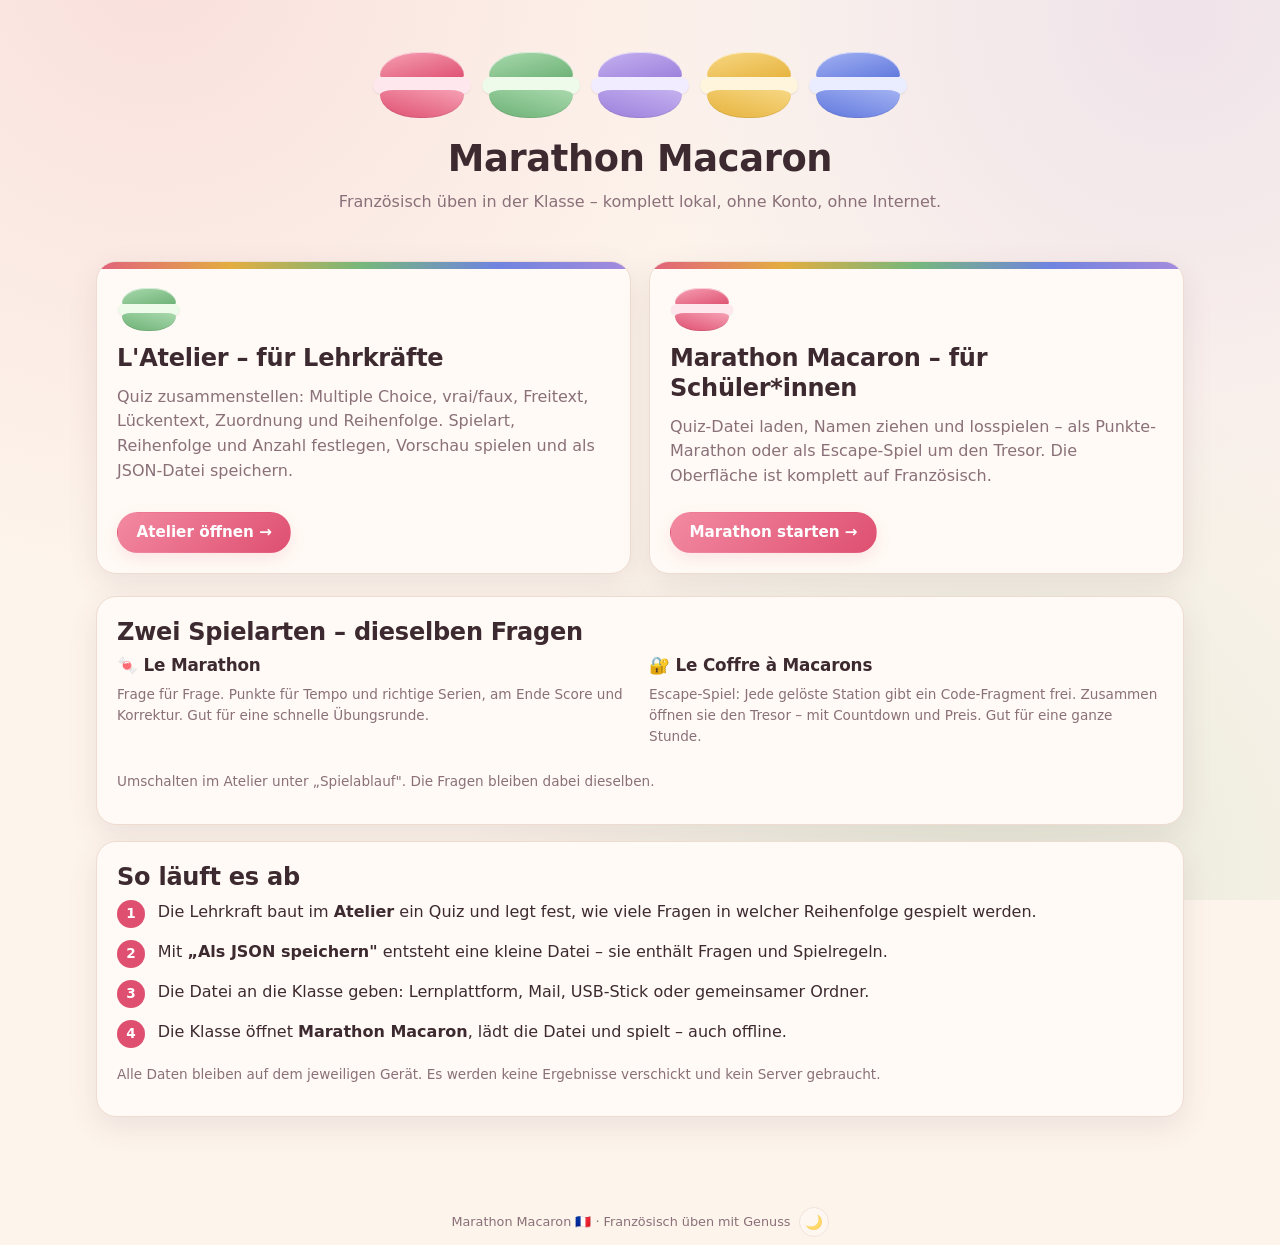
<file: index.html>
<!DOCTYPE html>
<html lang="de">
<head>
  <meta charset="UTF-8">
  <meta name="viewport" content="width=device-width, initial-scale=1.0">
  <title>Marathon Macaron – Französisch-Quiz</title>
  <link rel="icon" href="data:image/svg+xml,%3Csvg xmlns='http://www.w3.org/2000/svg' viewBox='0 0 64 64'%3E%3Cellipse cx='32' cy='23' rx='27' ry='16' fill='%23c5b1f0'/%3E%3Crect x='3' y='27' width='58' height='12' rx='6' fill='%23f1ecff'/%3E%3Cellipse cx='32' cy='43' rx='27' ry='16' fill='%239b7fdb'/%3E%3C/svg%3E">
  <link rel="stylesheet" href="assets/macaron.css">
  <style>
    .hero { text-align: center; padding: 28px 0 10px; }
    .hero .vitrine { display: flex; justify-content: center; gap: 10px; margin-bottom: 18px; flex-wrap: wrap; }
    .portes { display: grid; grid-template-columns: repeat(auto-fit, minmax(280px, 1fr)); gap: 18px; margin-top: 26px; }
    .porte {
      display: flex;
      flex-direction: column;
      gap: 12px;
      text-decoration: none;
      color: inherit;
      transition: transform .15s ease, box-shadow .15s ease;
    }
    .portes .card + .card { margin-top: 0; }
    .porte:hover { transform: translateY(-4px); box-shadow: var(--ombre-forte); }
    .porte h2 { margin: 0; }
    .porte .cta { margin-top: auto; align-self: flex-start; }
    .etapes { counter-reset: etape; list-style: none; padding: 0; margin: 0; display: grid; gap: 12px; }
    .etapes li { counter-increment: etape; display: flex; gap: .8rem; align-items: flex-start; }
    .etapes li::before {
      content: counter(etape);
      flex: none; width: 28px; height: 28px; border-radius: 999px;
      background: var(--framboise); color: #fff; font-weight: 800; font-size: .85rem;
      display: inline-flex; align-items: center; justify-content: center;
    }
  </style>
</head>
<body>
  <div class="page">
    <div class="hero">
      <div class="vitrine" aria-hidden="true">
        <span class="macaron macaron--xl" data-flavor="framboise"><i class="coque-haut"></i><i class="ganache"></i><i class="coque-bas"></i></span>
        <span class="macaron macaron--xl" data-flavor="pistache"><i class="coque-haut"></i><i class="ganache"></i><i class="coque-bas"></i></span>
        <span class="macaron macaron--xl" data-flavor="lavande"><i class="coque-haut"></i><i class="ganache"></i><i class="coque-bas"></i></span>
        <span class="macaron macaron--xl" data-flavor="citron"><i class="coque-haut"></i><i class="ganache"></i><i class="coque-bas"></i></span>
        <span class="macaron macaron--xl" data-flavor="myrtille"><i class="coque-haut"></i><i class="ganache"></i><i class="coque-bas"></i></span>
      </div>
      <h1>Marathon Macaron</h1>
      <p class="muted">Französisch üben in der Klasse – komplett lokal, ohne Konto, ohne Internet.</p>
    </div>

    <div class="portes">
      <a class="card card--ganache porte" href="lehrer.html">
        <span class="macaron macaron--l" data-flavor="pistache" aria-hidden="true"><i class="coque-haut"></i><i class="ganache"></i><i class="coque-bas"></i></span>
        <h2>L'Atelier – für Lehrkräfte</h2>
        <p class="muted">Quiz zusammenstellen: Multiple Choice, vrai/faux, Freitext, Lückentext, Zuordnung und Reihenfolge.
          Spielart, Reihenfolge und Anzahl festlegen, Vorschau spielen und als JSON-Datei speichern.</p>
        <span class="btn cta">Atelier öffnen →</span>
      </a>

      <a class="card card--ganache porte" href="eleve.html">
        <span class="macaron macaron--l" data-flavor="framboise" aria-hidden="true"><i class="coque-haut"></i><i class="ganache"></i><i class="coque-bas"></i></span>
        <h2>Marathon Macaron – für Schüler*innen</h2>
        <p class="muted">Quiz-Datei laden, Namen ziehen und losspielen – als Punkte-Marathon oder als
          Escape-Spiel um den Tresor. Die Oberfläche ist komplett auf Französisch.</p>
        <span class="btn cta">Marathon starten →</span>
      </a>
    </div>

    <div class="card" style="margin-top:22px">
      <h2>Zwei Spielarten – dieselben Fragen</h2>
      <div class="portes" style="margin-top:0">
        <div>
          <h3>🍬 Le Marathon</h3>
          <p class="muted small">Frage für Frage. Punkte für Tempo und richtige Serien, am Ende Score
            und Korrektur. Gut für eine schnelle Übungsrunde.</p>
        </div>
        <div>
          <h3>🔐 Le Coffre à Macarons</h3>
          <p class="muted small">Escape-Spiel: Jede gelöste Station gibt ein Code-Fragment frei.
            Zusammen öffnen sie den Tresor – mit Countdown und Preis. Gut für eine ganze Stunde.</p>
        </div>
      </div>
      <p class="small muted" style="margin-top:.8rem">Umschalten im Atelier unter „Spielablauf". Die Fragen bleiben dabei dieselben.</p>
    </div>

    <div class="card">
      <h2>So läuft es ab</h2>
      <ol class="etapes">
        <li><span>Die Lehrkraft baut im <strong>Atelier</strong> ein Quiz und legt fest, wie viele Fragen in welcher Reihenfolge gespielt werden.</span></li>
        <li><span>Mit <strong>„Als JSON speichern"</strong> entsteht eine kleine Datei – sie enthält Fragen und Spielregeln.</span></li>
        <li><span>Die Datei an die Klasse geben: Lernplattform, Mail, USB-Stick oder gemeinsamer Ordner.</span></li>
        <li><span>Die Klasse öffnet <strong>Marathon Macaron</strong>, lädt die Datei und spielt – auch offline.</span></li>
      </ol>
      <p class="small muted" style="margin-top:1rem">
        Alle Daten bleiben auf dem jeweiligen Gerät. Es werden keine Ergebnisse verschickt und kein Server gebraucht.
      </p>
    </div>
  </div>

  <footer class="app-footer">Marathon Macaron 🇫🇷 · Französisch üben mit Genuss<button type="button" class="theme-btn" id="btnTheme"></button></footer>

  <script src="assets/core.js"></script>
  <script>
    Macaron.theme.init();
    Macaron.parfum.init();

    var btnTheme = document.getElementById('btnTheme');
    function majTheme() {
      btnTheme.textContent = Macaron.theme.icon();
      btnTheme.title = Macaron.theme.title();
      btnTheme.setAttribute('aria-label', Macaron.theme.title());
    }
    btnTheme.addEventListener('click', function () {
      Macaron.theme.toggle();
      majTheme();
    });
    majTheme();
  </script>
</body>
</html>
</file>
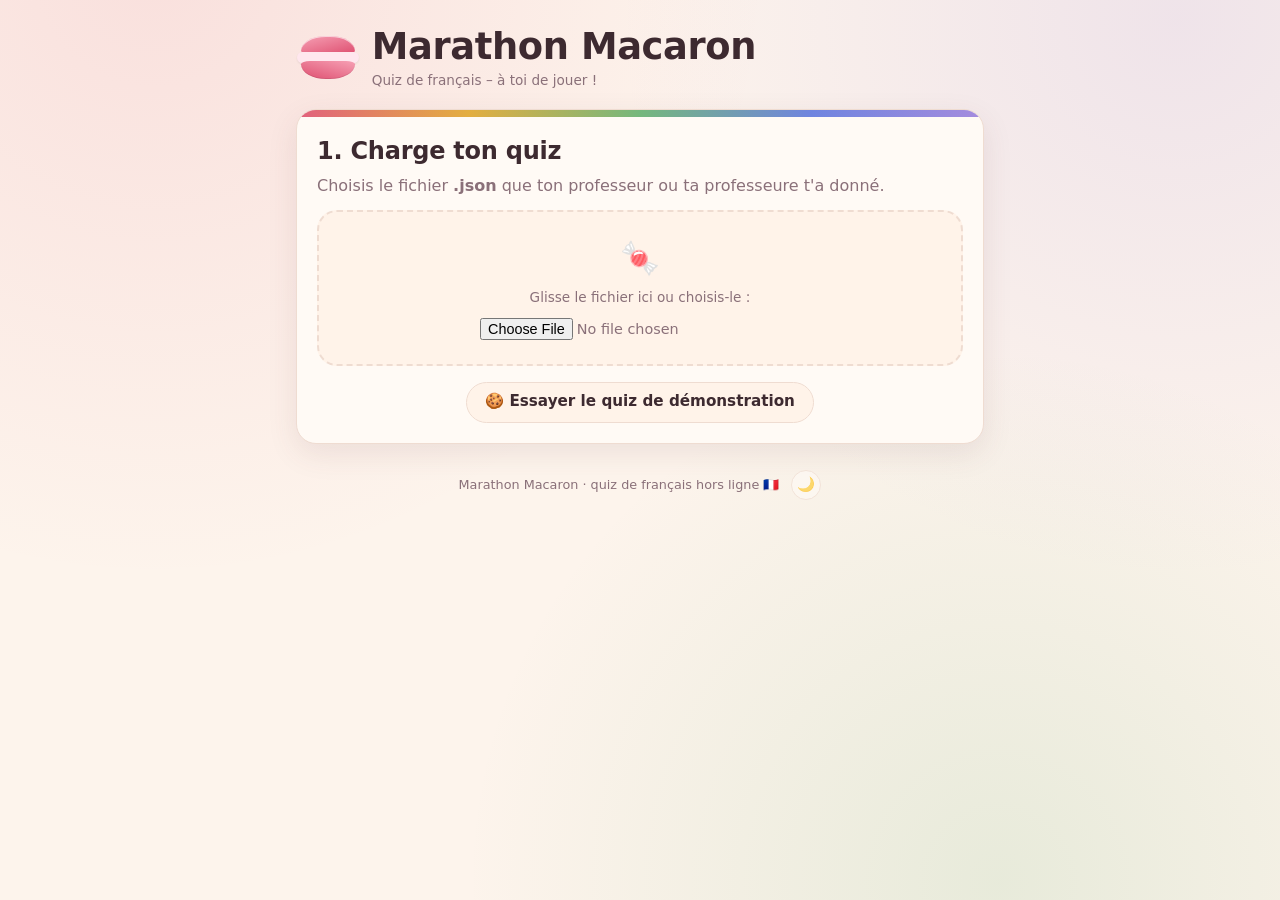
<file: eleve.html>
<!DOCTYPE html>
<html lang="fr">
<head>
  <meta charset="UTF-8">
  <meta name="viewport" content="width=device-width, initial-scale=1.0">
  <title>Marathon Macaron – Quiz de français</title>
  <link rel="icon" href="data:image/svg+xml,%3Csvg xmlns='http://www.w3.org/2000/svg' viewBox='0 0 64 64'%3E%3Cellipse cx='32' cy='23' rx='27' ry='16' fill='%23f6a0b4'/%3E%3Crect x='3' y='27' width='58' height='12' rx='6' fill='%23ffe7ee'/%3E%3Cellipse cx='32' cy='43' rx='27' ry='16' fill='%23de4f70'/%3E%3C/svg%3E">
  <link rel="stylesheet" href="assets/macaron.css">
  <link rel="stylesheet" href="assets/player.css">
  <link rel="stylesheet" href="assets/escape.css">
  <style>
    .dropzone {
      border: 2px dashed var(--bord);
      border-radius: var(--rayon);
      padding: 22px;
      text-align: center;
      background: var(--coque-2);
      transition: border-color .15s ease, background .15s ease;
    }
    .dropzone.survol { border-color: var(--framboise); background: var(--framboise-voile); }
    .dropzone input[type="file"] { margin: 10px auto 0; max-width: 320px; }
    .resume { display: grid; gap: 6px; margin: 0 0 1rem; padding: 0; list-style: none; }
    .resume li { display: flex; gap: .5rem; align-items: baseline; font-size: .92rem; }
    .resume b { font-weight: 700; }
    .intro-histoire {
      padding: .8rem 1rem;
      border-radius: 16px;
      background: var(--lavande-voile);
      font-size: .95rem;
      white-space: pre-wrap;
    }
    .nom-actuel { font-size: 1.5rem; font-weight: 800; color: var(--framboise); }
    .reglages { border-top: 1px solid var(--bord); margin-top: 1rem; padding-top: 1rem; }
    .reglages fieldset { border: none; padding: 0; margin: 0 0 .8rem; }
    .reglages legend { font-weight: 700; font-size: .88rem; padding: 0; margin-bottom: .35rem; }
  </style>
</head>
<body>
  <div class="page page--etroite">
    <div class="topbar">
      <div class="brand">
        <span class="macaron macaron--l" data-flavor="framboise" aria-hidden="true">
          <i class="coque-haut"></i><i class="ganache"></i><i class="coque-bas"></i>
        </span>
        <div>
          <h1>Marathon Macaron</h1>
          <p class="muted small" id="sousTitre">Quiz de français – à toi de jouer !</p>
        </div>
      </div>
    </div>

    <!-- 1. Charger -->
    <section class="card card--ganache" data-ecran="charger">
      <h2>1. Charge ton quiz</h2>
      <p class="muted">Choisis le fichier <strong>.json</strong> que ton professeur ou ta professeure t'a donné.</p>
      <div class="dropzone" id="zoneDepot">
        <div style="font-size:2rem" aria-hidden="true">🍬</div>
        <p class="small muted" style="margin:.2rem 0 0">Glisse le fichier ici ou choisis-le&nbsp;:</p>
        <input type="file" id="fichierQuiz" accept=".json,application/json" aria-label="Fichier du quiz">
      </div>
      <div class="row row--center" style="margin-top:1rem">
        <button type="button" class="btn btn--doux" id="btnDemo">🍪 Essayer le quiz de démonstration</button>
      </div>
    </section>

    <!-- 2. Préparation -->
    <section class="card card--ganache hidden" data-ecran="preparer">
      <h2 id="titreQuiz">Quiz</h2>
      <p class="muted" id="sousTitreQuiz"></p>

      <p class="intro-histoire hidden" id="introQuiz"></p>

      <ul class="resume" id="resumeQuiz"></ul>

      <div class="card" style="box-shadow:none">
        <h3>Ton nom de course</h3>
        <p class="muted small">Un prénom est tiré au sort. Tu peux le changer ou écrire le tien.</p>
        <p class="nom-actuel" id="nomActuel">Camille</p>
        <div class="row">
          <input type="text" id="champNom" maxlength="28" aria-label="Ton nom" placeholder="Ton nom">
          <button type="button" class="btn btn--doux" id="btnTirerNom">🎲 Tirer un autre nom</button>
        </div>
        <p class="small muted hidden" id="meilleurScore"></p>
      </div>

      <div class="reglages hidden" id="reglagesEleve">
        <h3>Tes réglages</h3>
        <p class="muted small">Ton professeur t'autorise à choisir toi-même.</p>

        <fieldset>
          <legend id="legendeOrdre">Ordre des questions</legend>
          <label class="check"><input type="radio" name="ordre" value="sequential"><span>Dans l'ordre du quiz</span></label>
          <label class="check"><input type="radio" name="ordre" value="random"><span>Au hasard 🎲</span></label>
        </fieldset>

        <fieldset>
          <legend id="legendeNombre">Nombre de questions</legend>
          <label class="check"><input type="radio" name="nombre" value="all"><span>Toutes les questions (<span id="totalQuestions">0</span>)</span></label>
          <label class="check">
            <input type="radio" name="nombre" value="fixed">
            <span>Exactement
              <input type="number" class="nombre-mini" id="nombreExact" min="1" value="10" aria-label="Nombre exact de questions">
              questions</span>
          </label>
          <label class="check">
            <input type="radio" name="nombre" value="range">
            <span>Au hasard entre
              <input type="number" class="nombre-mini" id="nombreMin" min="1" value="5" aria-label="Minimum">
              et
              <input type="number" class="nombre-mini" id="nombreMax" min="1" value="10" aria-label="Maximum">
              questions</span>
          </label>
        </fieldset>
      </div>

      <div class="row row--center" style="margin-top:1rem">
        <button type="button" class="btn" id="btnCommencer">🏁 Commencer le marathon</button>
        <button type="button" class="btn btn--doux" id="btnAutreQuiz">Changer de quiz</button>
      </div>
    </section>

    <!-- 3. Jeu -->
    <section class="hidden" data-ecran="jeu">
      <div id="zoneJeu"></div>
      <div class="row row--center" style="margin-top:1rem">
        <button type="button" class="btn btn--doux btn--mini" id="btnAbandonner">Quitter le quiz</button>
      </div>
    </section>

    <footer class="app-footer">
      Marathon Macaron · quiz de français hors ligne 🇫🇷
      <button type="button" class="theme-btn" id="btnTheme"></button>
    </footer>
  </div>

  <script src="assets/core.js"></script>
  <script src="assets/answers.js"></script>
  <script src="assets/player.js"></script>
  <script src="assets/escape.js"></script>
  <script src="assets/demo.js"></script>
  <script src="assets/eleve.js"></script>
</body>
</html>
</file>
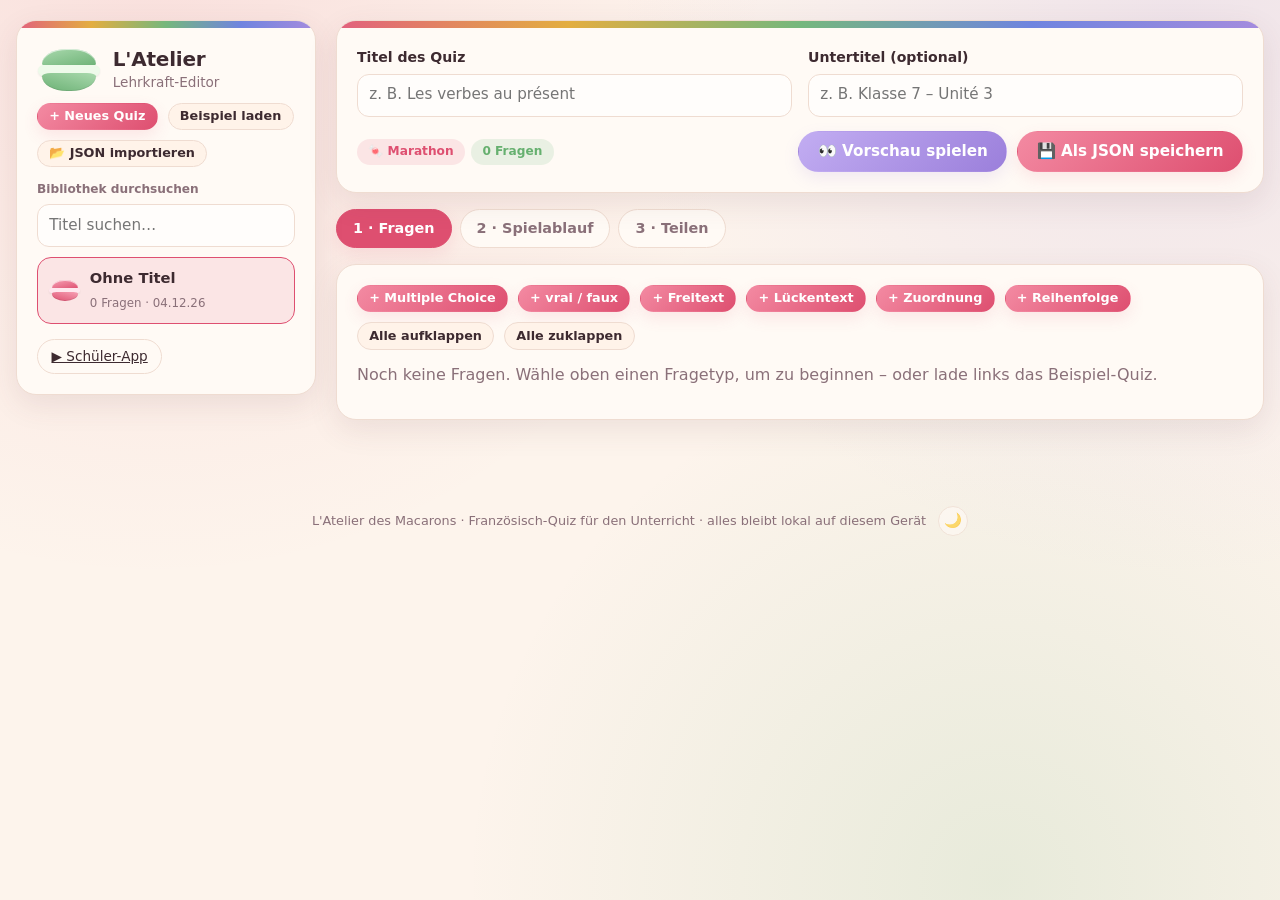
<file: lehrer.html>
<!DOCTYPE html>
<html lang="de">
<head>
  <meta charset="UTF-8">
  <meta name="viewport" content="width=device-width, initial-scale=1.0">
  <title>L'Atelier des Macarons – Lehrkraft-Editor</title>
  <link rel="icon" href="data:image/svg+xml,%3Csvg xmlns='http://www.w3.org/2000/svg' viewBox='0 0 64 64'%3E%3Cellipse cx='32' cy='23' rx='27' ry='16' fill='%23a9d9ad'/%3E%3Crect x='3' y='27' width='58' height='12' rx='6' fill='%23eefaea'/%3E%3Cellipse cx='32' cy='43' rx='27' ry='16' fill='%236cb175'/%3E%3C/svg%3E">
  <link rel="stylesheet" href="assets/macaron.css">
  <link rel="stylesheet" href="assets/player.css">
  <link rel="stylesheet" href="assets/escape.css">
  <link rel="stylesheet" href="assets/atelier.css">
</head>
<body>
  <div class="atelier">
    <!-- Seitenleiste: Bibliothek -->
    <aside class="sidebar">
      <div class="card card--ganache">
        <div class="brand" style="margin-bottom:.6rem">
          <span class="macaron macaron--l" data-flavor="pistache" aria-hidden="true">
            <i class="coque-haut"></i><i class="ganache"></i><i class="coque-bas"></i>
          </span>
          <div>
            <h1 style="font-size:1.25rem">L'Atelier</h1>
            <p class="muted small">Lehrkraft-Editor</p>
          </div>
        </div>

        <div class="row" style="margin-bottom:.6rem">
          <button type="button" class="btn btn--mini" id="btnNeu">+ Neues Quiz</button>
          <button type="button" class="btn btn--doux btn--mini" id="btnBeispiel">Beispiel laden</button>
        </div>
        <div class="row" style="margin-bottom:.8rem">
          <button type="button" class="btn btn--doux btn--mini" id="btnImport">📂 JSON importieren</button>
          <input type="file" id="dateiImport" accept=".json,application/json" class="hidden">
        </div>

        <label for="suche" class="tiny muted">Bibliothek durchsuchen</label>
        <input type="search" id="suche" placeholder="Titel suchen…">
        <div class="biblio" id="biblio"></div>

        <div class="row" style="margin-top:.9rem">
          <a class="theme-toggle" href="eleve.html" target="_blank" rel="noopener">▶ Schüler-App</a>
        </div>
      </div>
    </aside>

    <!-- Hauptbereich -->
    <main>
      <div class="card card--ganache" style="margin-bottom:16px">
        <div class="grid-2">
          <div class="field">
            <label for="titre">Titel des Quiz</label>
            <input type="text" id="titre" placeholder="z. B. Les verbes au présent">
          </div>
          <div class="field">
            <label for="sousTitre">Untertitel (optional)</label>
            <input type="text" id="sousTitre" placeholder="z. B. Klasse 7 – Unité 3">
          </div>
        </div>
        <div class="row row--between">
          <span class="row" style="gap:6px"><span class="pill" id="pillModus">🍬 Marathon</span><span class="pill pill--pistache" id="etatQuiz">0 Fragen</span></span>
          <div class="row">
            <button type="button" class="btn btn--lavande" id="btnApercu">👀 Vorschau spielen</button>
            <button type="button" class="btn" id="btnExport">💾 Als JSON speichern</button>
          </div>
        </div>
      </div>

      <div class="tabs" role="tablist">
        <button type="button" class="tab" role="tab" data-tab="fragen" aria-selected="true">1 · Fragen</button>
        <button type="button" class="tab" role="tab" data-tab="ablauf" aria-selected="false">2 · Spielablauf</button>
        <button type="button" class="tab" role="tab" data-tab="teilen" aria-selected="false">3 · Teilen</button>
      </div>

      <!-- Tab: Fragen -->
      <section data-panel="fragen">
        <div class="card">
          <div class="row row--between" style="margin-bottom:.8rem">
            <div class="row">
              <button type="button" class="btn btn--mini" data-ajouter="mcq">+ Multiple Choice</button>
              <button type="button" class="btn btn--mini" data-ajouter="vf">+ vrai / faux</button>
              <button type="button" class="btn btn--mini" data-ajouter="text">+ Freitext</button>
              <button type="button" class="btn btn--mini" data-ajouter="gap">+ Lückentext</button>
              <button type="button" class="btn btn--mini" data-ajouter="matching">+ Zuordnung</button>
              <button type="button" class="btn btn--mini" data-ajouter="order">+ Reihenfolge</button>
            </div>
            <div class="row">
              <button type="button" class="btn btn--doux btn--mini" id="btnAlleAuf">Alle aufklappen</button>
              <button type="button" class="btn btn--doux btn--mini" id="btnAlleZu">Alle zuklappen</button>
            </div>
          </div>
          <div id="listeFragen"></div>
        </div>
      </section>

      <!-- Tab: Spielablauf -->
      <section data-panel="ablauf" class="hidden">
        <div class="card card--ganache">
          <h2>Spielart</h2>
          <div class="modes">
            <label class="mode-card">
              <input type="radio" name="mode" value="marathon">
              <span>
                <b>🍬 Marathon Macaron</b>
                Frage für Frage, Punkte für Tempo und richtige Serien. Am Ende Score und Korrektur.
              </span>
            </label>
            <label class="mode-card">
              <input type="radio" name="mode" value="escape">
              <span>
                <b>🔐 Le Coffre à Macarons</b>
                Escape-Spiel: Jede gelöste Station gibt ein Code-Fragment frei, zusammen öffnen sie den Tresor.
              </span>
            </label>
          </div>
        </div>

        <div class="card">
          <h2 id="titreDeroulement">Wie läuft das Quiz für die Klasse ab?</h2>
          <p class="muted small">Diese Einstellungen werden in der JSON-Datei mitgespeichert.</p>

          <div class="grid-2">
            <fieldset style="border:none;padding:0;margin:0 0 1rem">
              <legend style="font-weight:700;font-size:.92rem;margin-bottom:.4rem" id="legendeOrdre">Reihenfolge der Fragen</legend>
              <label class="check"><input type="radio" name="order" value="sequential"><span>In der Reihenfolge des Editors</span></label>
              <label class="check"><input type="radio" name="order" value="random"><span>Zufällig mischen 🎲</span></label>

              <div id="blocAuswahl" class="hidden" style="margin-top:.4rem;padding-left:1.6rem">
                <p class="tiny muted" style="margin-bottom:.3rem">Es werden nicht alle Fragen gespielt – welche sollen es sein?</p>
                <label class="check"><input type="radio" name="pick" value="start"><span>Die ersten Fragen der Liste</span></label>
                <label class="check"><input type="radio" name="pick" value="random"><span>Zufällige Auswahl (Reihenfolge bleibt erhalten)</span></label>
              </div>
            </fieldset>

            <fieldset style="border:none;padding:0;margin:0 0 1rem">
              <legend style="font-weight:700;font-size:.92rem;margin-bottom:.4rem" id="legendeAnzahl">Anzahl der Fragen</legend>
              <label class="check"><input type="radio" name="countMode" value="all"><span>Alle Fragen (<span id="anzahlGesamt">0</span>)</span></label>
              <label class="check"><input type="radio" name="countMode" value="fixed">
                <span>Genau <input type="number" class="nombre-mini" id="countFixed" min="1" value="10"> Fragen</span>
              </label>
              <label class="check"><input type="radio" name="countMode" value="range">
                <span>Zufällig zwischen <input type="number" class="nombre-mini" id="countMin" min="1" value="5">
                  und <input type="number" class="nombre-mini" id="countMax" min="1" value="10"> Fragen</span>
              </label>
            </fieldset>
          </div>

          <div class="recette" id="recette">…</div>

          <h3 style="margin-top:1.2rem">Spielregeln</h3>
          <div class="grid-2">
            <div>
              <label class="check"><input type="checkbox" id="shuffleOptions"><span>Antwortoptionen mischen (Multiple Choice)</span></label>
              <label class="check"><input type="checkbox" id="showExplanations"><span>Erklärungen im Feedback zeigen</span></label>
              <label class="check"><input type="checkbox" id="ignoreAccents"><span>Akzente bei Freitext ignorieren (Standard für neue Fragen)</span></label>
              <label class="check"><input type="checkbox" id="allowStudentSettings"><span>Schüler*innen dürfen Reihenfolge und Anzahl selbst wählen</span></label>
            </div>
            <div id="reglesPoints">
              <label class="check"><input type="checkbox" id="allowHints"><span>Indizes (Tipps) erlauben</span></label>
              <label class="check" style="padding-left:1.6rem">
                <span>Punktabzug pro Tipp: <input type="number" class="nombre-mini" id="hintPenalty" min="0" max="200" value="30"></span>
              </label>
              <label class="check"><input type="checkbox" id="speedBonus"><span>Tempo-Bonus (bis +50 Punkte)</span></label>
              <label class="check"><input type="checkbox" id="comboBonus"><span>Serien-Bonus (+40 ab 3 richtigen in Folge)</span></label>
            </div>
          </div>
        </div>

        <!-- Nur im Escape-Modus -->
        <div class="card card--ganache hidden" id="blocEscape">
          <h2>🔐 Der Tresor</h2>

          <div class="field">
            <label for="escIntro">Einstiegstext für die Klasse (auf Französisch)</label>
            <textarea id="escIntro" placeholder="Le chef pâtissier a enfermé sa recette secrète dans le coffre…"></textarea>
            <span class="hint">Erscheint in der Schüler-App vor dem Start.</span>
          </div>

          <div class="grid-2">
            <div class="field">
              <label for="escTime">Zeitlimit in Minuten</label>
              <input type="number" id="escTime" min="0" max="180">
              <span class="hint">0 = ohne Zeitdruck.</span>
            </div>
            <div class="field">
              <label for="escHint">Ein Tipp kostet (Minuten)</label>
              <input type="number" id="escHint" min="0" max="30">
              <span class="hint">Wird vom Countdown abgezogen.</span>
            </div>
          </div>

          <label class="check"><input type="checkbox" id="escLock"><span>Stationen nacheinander freischalten (sonst frei wählbar)</span></label>

          <h3 style="margin-top:1.2rem">Code-Fragmente</h3>
          <p class="muted small">Jede Station gibt beim Lösen ihr Fragment frei. Die Fragmente trägst du bei den Fragen ein – oder lässt sie hier verteilen.</p>
          <div class="row">
            <select id="escStyle" style="max-width:220px">
              <option value="letters">Buchstaben (A, B, C …)</option>
              <option value="digits">Ziffern (0–9)</option>
              <option value="colors">Farben (ROUGE, BLEU …)</option>
              <option value="symbols">Symbole (★, ▲, ● …)</option>
              <option value="macarons">Macaron-Sorten (FRAMBOISE …)</option>
            </select>
            <button type="button" class="btn btn--doux btn--mini" id="btnCodes">🎲 Codes automatisch vergeben</button>
          </div>

          <fieldset style="border:none;padding:0;margin:1rem 0 0">
            <legend style="font-weight:700;font-size:.92rem;margin-bottom:.4rem">Tresorcode</legend>
            <label class="check"><input type="radio" name="finalCodeMode" value="auto"><span>Fragmente der Reihe nach zusammensetzen</span></label>
            <label class="check"><input type="radio" name="finalCodeMode" value="manual">
              <span>Eigener Code: <input type="text" id="escFinal" style="max-width:200px;display:inline-block" placeholder="z. B. MACARON"></span>
            </label>
          </fieldset>
          <div class="recette" id="apercuCode">…</div>

          <h3 style="margin-top:1.2rem">Preis im Tresor</h3>
          <div class="row" style="margin-bottom:.6rem">
            <button type="button" class="tab" data-prix="text" aria-selected="true">Text</button>
            <button type="button" class="tab" data-prix="phrase" aria-selected="false">Satz zum Vorlesen</button>
            <button type="button" class="tab" data-prix="image" aria-selected="false">Bild</button>
          </div>
          <div class="field" data-prixbloc="text">
            <label for="prixText">Nachricht im Tresor</label>
            <input type="text" id="prixText" placeholder="z. B. Vous avez gagné 10 minutes de pause !">
          </div>
          <div class="field hidden" data-prixbloc="phrase">
            <label for="prixPhrase">Satz, den die Klasse laut vorliest</label>
            <input type="text" id="prixPhrase" placeholder="z. B. Nous sommes les champions des macarons !">
          </div>
          <div class="field hidden" data-prixbloc="image">
            <label for="prixImage">Bild auswählen</label>
            <input type="file" id="prixImage" accept="image/*">
            <span class="hint">Das Bild wird in die JSON-Datei eingebettet – bitte klein halten (unter 500 KB).</span>
            <input type="text" id="prixAlt" placeholder="Kurze Bildbeschreibung" style="margin-top:.5rem">
            <div id="prixApercu" style="margin-top:.6rem"></div>
          </div>
        </div>
      </section>

      <!-- Tab: Teilen -->
      <section data-panel="teilen" class="hidden">
        <div class="card">
          <h2>Quiz an die Klasse geben</h2>
          <ol class="etapes">
            <li><span>Quiz hier fertigstellen und mit <strong>„Als JSON speichern"</strong> herunterladen.</span></li>
            <li><span>Die JSON-Datei verteilen – per Mail, Lernplattform, USB-Stick oder gemeinsamem Ordner.</span></li>
            <li><span>Die Klasse öffnet <code>eleve.html</code> (Schüler-App) im Browser.</span></li>
            <li><span>Dort die JSON-Datei laden – und los geht der Marathon.</span></li>
          </ol>
          <div class="row" style="margin-top:1rem">
            <button type="button" class="btn" id="btnExport2">💾 Als JSON speichern</button>
            <button type="button" class="btn btn--doux" id="btnKopieren">📋 JSON kopieren</button>
            <button type="button" class="btn btn--danger btn--mini" id="btnLoeschen">🗑 Dieses Quiz löschen</button>
          </div>
        </div>

        <div class="card">
          <h3>Prüfung</h3>
          <div id="controle"></div>
        </div>

        <div class="card">
          <h3>JSON-Inhalt</h3>
          <p class="muted small">Nur zur Kontrolle – die Datei entsteht beim Speichern automatisch.</p>
          <textarea class="json-brut" id="jsonBrut" readonly spellcheck="false"></textarea>
        </div>
      </section>
    </main>
  </div>

  <footer class="app-footer">
    L'Atelier des Macarons · Französisch-Quiz für den Unterricht · alles bleibt lokal auf diesem Gerät
    <button type="button" class="theme-btn" id="btnTheme"></button>
  </footer>

  <script src="assets/core.js"></script>
  <script src="assets/answers.js"></script>
  <script src="assets/player.js"></script>
  <script src="assets/escape.js"></script>
  <script src="assets/demo.js"></script>
  <script src="assets/lehrer.js"></script>
</body>
</html>
</file>
<file: assets/macaron.css>
/* ==========================================================================
   Marathon Macaron – gemeinsames Design-System
   Ein Macaron besteht aus zwei Schalen (coques) und einer Fuellung (ganache).
   Dieses Motiv zieht sich durch Farben, Karten, Buttons und Fortschritt.
   ========================================================================== */

/* ---------- 1. Farbtoken ---------- */
:root {
  color-scheme: light dark;

  /* Grundflaechen */
  --creme: #fdf4ec;
  --creme-2: #f6e6d8;
  --coque: #fffaf5;
  --coque-2: #fff3e9;
  --encre: #3d2a30;
  --doux: #8a7079;
  --bord: #efdcd1;
  --ombre: 0 10px 30px rgba(94, 54, 66, 0.10);
  --ombre-forte: 0 18px 44px rgba(94, 54, 66, 0.18);

  /* Macaron-Sorten */
  --framboise: #de4f70;
  --framboise-clair: #f38aa2;
  --framboise-voile: rgba(222, 79, 112, 0.12);
  --pistache: #66b06f;
  --pistache-voile: rgba(102, 176, 111, 0.14);
  --lavande: #9b7fdb;
  --lavande-voile: rgba(155, 127, 219, 0.14);
  --citron: #e0a52c;
  --citron-voile: rgba(224, 165, 44, 0.16);
  --myrtille: #5f77dd;
  --myrtille-voile: rgba(95, 119, 221, 0.14);
  --chocolat: #7d5241;

  /* Bedeutungen */
  --juste: var(--pistache);
  --faux: var(--framboise);
  --champ-bg: #fffdfb;

  /* Die Macaron-Sorten – das Easteregg tauscht genau diese Werte aus. */
  --p-framboise: #de4f70;  --p-framboise-clair: #f6a0b4;  --p-framboise-ganache: #ffe7ee;
  --p-pistache:  #6cb175;  --p-pistache-clair:  #a9d9ad;  --p-pistache-ganache:  #eefaea;
  --p-lavande:   #9b7fdb;  --p-lavande-clair:   #c5b1f0;  --p-lavande-ganache:   #f1ecff;
  --p-citron:    #e6b23c;  --p-citron-clair:    #f7d783;  --p-citron-ganache:    #fff5dc;
  --p-myrtille:  #5f77dd;  --p-myrtille-clair:  #a3b2f2;  --p-myrtille-ganache:  #e9edff;
  --p-chocolat:  #8a5a45;  --p-chocolat-clair:  #bd8b72;  --p-chocolat-ganache:  #f6e6da;
  --p-vanille:   #d9c39a;  --p-vanille-clair:   #f0e3c6;  --p-vanille-ganache:   #fffaf0;

  --rayon: 20px;
  --rayon-s: 12px;
  --police: "Avenir Next", "Segoe UI", system-ui, -apple-system, BlinkMacSystemFont, sans-serif;
}

/* Dunkles Schema: Schokoladen-Atelier */
@media (prefers-color-scheme: dark) {
  :root:not([data-theme="light"]) {
    --creme: #1d1418;
    --creme-2: #241a1f;
    --coque: #2a1e23;
    --coque-2: #33242a;
    --encre: #f6e8e2;
    --doux: #b59ca5;
    --bord: #453137;
    --ombre: 0 10px 30px rgba(0, 0, 0, 0.45);
    --ombre-forte: 0 18px 44px rgba(0, 0, 0, 0.6);
    --framboise: #f2718e;
    --framboise-clair: #f9a3b7;
    --framboise-voile: rgba(242, 113, 142, 0.18);
    --pistache: #86cb8e;
    --pistache-voile: rgba(134, 203, 142, 0.18);
    --lavande: #b79ff0;
    --lavande-voile: rgba(183, 159, 240, 0.18);
    --citron: #f0c057;
    --citron-voile: rgba(240, 192, 87, 0.2);
    --myrtille: #8b9df0;
    --myrtille-voile: rgba(139, 157, 240, 0.18);
    --champ-bg: #221a1e;
  }
}
:root[data-theme="dark"] {
  --creme: #1d1418;
  --creme-2: #241a1f;
  --coque: #2a1e23;
  --coque-2: #33242a;
  --encre: #f6e8e2;
  --doux: #b59ca5;
  --bord: #453137;
  --ombre: 0 10px 30px rgba(0, 0, 0, 0.45);
  --ombre-forte: 0 18px 44px rgba(0, 0, 0, 0.6);
  --framboise: #f2718e;
  --framboise-clair: #f9a3b7;
  --framboise-voile: rgba(242, 113, 142, 0.18);
  --pistache: #86cb8e;
  --pistache-voile: rgba(134, 203, 142, 0.18);
  --lavande: #b79ff0;
  --lavande-voile: rgba(183, 159, 240, 0.18);
  --citron: #f0c057;
  --citron-voile: rgba(240, 192, 87, 0.2);
  --myrtille: #8b9df0;
  --myrtille-voile: rgba(139, 157, 240, 0.18);
  --champ-bg: #221a1e;
}

/* ---------- 2. Basis ---------- */
* { box-sizing: border-box; }

html, body { min-height: 100%; }

body {
  margin: 0;
  font-family: var(--police);
  color: var(--encre);
  background:
    radial-gradient(circle at 12% -4%, var(--framboise-voile), transparent 42%),
    radial-gradient(circle at 92% 2%, var(--lavande-voile), transparent 38%),
    radial-gradient(circle at 78% 98%, var(--pistache-voile), transparent 40%),
    var(--creme);
  background-attachment: fixed;
  line-height: 1.55;
  -webkit-text-size-adjust: 100%;
}

h1, h2, h3, h4 { line-height: 1.25; margin: 0 0 0.5rem; letter-spacing: -0.01em; }
h1 { font-size: clamp(1.6rem, 4vw, 2.3rem); }
h2 { font-size: clamp(1.2rem, 2.6vw, 1.5rem); }
h3 { font-size: 1.05rem; }
p { margin: 0 0 0.7rem; }
a { color: var(--framboise); }

.page { max-width: 1120px; margin: 0 auto; padding: 24px 16px 64px; }
.page--etroite { max-width: 720px; }

.muted { color: var(--doux); }
.small { font-size: 0.85rem; }
.tiny { font-size: 0.76rem; }
.center { text-align: center; }
.hidden { display: none !important; }
.stack > * + * { margin-top: 0.75rem; }
.row { display: flex; flex-wrap: wrap; gap: 10px; align-items: center; }
.row--end { justify-content: flex-end; }
.row--between { justify-content: space-between; }
.row--center { justify-content: center; }
.spacer { flex: 1 1 auto; }

/* ---------- 3. Das Macaron ---------- */
.macaron {
  --taille: 34px;
  --m-base: var(--framboise);
  --m-clair: var(--framboise-clair);
  --m-ganache: #ffe9f0;
  position: relative;
  display: inline-block;
  flex: none;
  width: var(--taille);
  height: calc(var(--taille) * 0.78);
  /* Platz fuer die seitlich ueberstehende Fuellung */
  margin-inline: calc(var(--taille) * 0.09);
  vertical-align: middle;
}
.macaron i {
  position: absolute;
  left: 0;
  right: 0;
  display: block;
}
.macaron .coque-haut {
  top: 0;
  height: 42%;
  border-radius: 50% 50% 18% 18% / 90% 90% 20% 20%;
  background: linear-gradient(165deg, var(--m-clair), var(--m-base));
  box-shadow: inset 0 1px 0 rgba(255, 255, 255, 0.6);
}
.macaron .ganache {
  top: 38%;
  height: 26%;
  left: -8%;
  right: -8%;
  border-radius: 999px;
  background: var(--m-ganache);
  box-shadow: 0 1px 2px rgba(0, 0, 0, 0.08);
}
.macaron .coque-bas {
  bottom: 0;
  height: 42%;
  border-radius: 18% 18% 50% 50% / 20% 20% 90% 90%;
  background: linear-gradient(15deg, var(--m-base), var(--m-clair));
  box-shadow: inset 0 -1px 0 rgba(0, 0, 0, 0.08);
}

.macaron[data-flavor="framboise"] { --m-base: var(--p-framboise); --m-clair: var(--p-framboise-clair); --m-ganache: var(--p-framboise-ganache); }
.macaron[data-flavor="pistache"]  { --m-base: var(--p-pistache);  --m-clair: var(--p-pistache-clair);  --m-ganache: var(--p-pistache-ganache); }
.macaron[data-flavor="lavande"]   { --m-base: var(--p-lavande);   --m-clair: var(--p-lavande-clair);   --m-ganache: var(--p-lavande-ganache); }
.macaron[data-flavor="citron"]    { --m-base: var(--p-citron);    --m-clair: var(--p-citron-clair);    --m-ganache: var(--p-citron-ganache); }
.macaron[data-flavor="myrtille"]  { --m-base: var(--p-myrtille);  --m-clair: var(--p-myrtille-clair);  --m-ganache: var(--p-myrtille-ganache); }
.macaron[data-flavor="chocolat"]  { --m-base: var(--p-chocolat);  --m-clair: var(--p-chocolat-clair);  --m-ganache: var(--p-chocolat-ganache); }
.macaron[data-flavor="vanille"]   { --m-base: var(--p-vanille);   --m-clair: var(--p-vanille-clair);   --m-ganache: var(--p-vanille-ganache); }

.macaron--xs { --taille: 18px; }
.macaron--s { --taille: 26px; }
.macaron--l { --taille: 54px; }
.macaron--xl { --taille: 84px; }

/* Zustaende im Fortschrittsbalken */
.macaron--todo { filter: saturate(0.12) opacity(0.5); }
.macaron--rate { filter: saturate(0.3) opacity(0.85); }
.macaron--rate::after {
  content: "";
  position: absolute;
  left: 46%;
  top: 4%;
  width: 8%;
  height: 92%;
  background: rgba(0, 0, 0, 0.28);
  transform: rotate(12deg);
  border-radius: 2px;
}
.macaron--actif { animation: macaron-pouls 1.5s ease-in-out infinite; }
@keyframes macaron-pouls {
  0%, 100% { transform: translateY(0) scale(1); }
  50% { transform: translateY(-3px) scale(1.06); }
}

/* ---------- 4. Karten ---------- */
.card {
  position: relative;
  background: var(--coque);
  border: 1px solid var(--bord);
  border-radius: var(--rayon);
  padding: 20px;
  box-shadow: var(--ombre);
}
.card + .card { margin-top: 16px; }
/* In Rastern sorgt die Rasterlücke für den Abstand – sonst rutscht die
   zweite Karte nach unten und wird dadurch niedriger als die erste. */
.grid-2 .card + .card,
.portes .card + .card { margin-top: 0; }
.card--ganache { padding-top: 26px; overflow: hidden; }
/* Die "Fuellung": ein farbiger Streifen am oberen Kartenrand */
.card--ganache::before {
  content: "";
  position: absolute;
  inset: 0 0 auto 0;
  height: 7px;
  background: linear-gradient(90deg, var(--framboise), var(--citron), var(--pistache), var(--myrtille), var(--lavande));
  opacity: 0.9;
}
.card__title { display: flex; align-items: center; gap: 10px; margin-bottom: 4px; }

/* ---------- 5. Buttons ---------- */
.btn {
  appearance: none;
  border: 1px solid transparent;
  border-radius: 999px;
  padding: 0.6rem 1.15rem;
  font: inherit;
  font-weight: 650;
  font-size: 0.95rem;
  cursor: pointer;
  display: inline-flex;
  align-items: center;
  justify-content: center;
  gap: 0.45rem;
  color: #fff;
  background: linear-gradient(135deg, var(--framboise-clair), var(--framboise));
  box-shadow: 0 6px 16px var(--framboise-voile);
  transition: transform 0.12s ease, box-shadow 0.12s ease, filter 0.12s ease;
  text-decoration: none;
  line-height: 1.3;
}
.btn:hover { transform: translateY(-1px); filter: brightness(1.04); box-shadow: var(--ombre); }
.btn:active { transform: translateY(0); filter: brightness(0.97); }
.btn:focus-visible { outline: 3px solid var(--lavande); outline-offset: 2px; }
.btn[disabled] { opacity: 0.5; cursor: not-allowed; transform: none; filter: none; }

.btn--doux {
  background: var(--coque-2);
  color: var(--encre);
  border-color: var(--bord);
  box-shadow: none;
}
.btn--doux:hover { background: var(--creme-2); }
.btn--pistache { background: linear-gradient(135deg, #9ad3a0, var(--pistache)); box-shadow: 0 6px 16px var(--pistache-voile); }
.btn--lavande { background: linear-gradient(135deg, #c2adf2, var(--lavande)); box-shadow: 0 6px 16px var(--lavande-voile); }
.btn--danger { background: none; color: var(--framboise); border-color: var(--bord); box-shadow: none; }
.btn--danger:hover { background: var(--framboise-voile); }
.btn--mini { padding: 0.28rem 0.7rem; font-size: 0.8rem; }
.btn--bloc { width: 100%; }

.icon-btn {
  appearance: none;
  border: 1px solid var(--bord);
  background: var(--coque-2);
  color: var(--doux);
  border-radius: 999px;
  width: 34px;
  height: 34px;
  display: inline-flex;
  align-items: center;
  justify-content: center;
  cursor: pointer;
  font-size: 0.95rem;
  padding: 0;
  flex: none;
  transition: background 0.12s ease, color 0.12s ease;
}
.icon-btn:hover { background: var(--creme-2); color: var(--encre); }
.icon-btn:focus-visible { outline: 3px solid var(--lavande); outline-offset: 2px; }

/* ---------- 6. Formularfelder ---------- */
label { display: block; font-size: 0.88rem; font-weight: 650; margin-bottom: 0.3rem; }
.field { margin-bottom: 0.9rem; }
.field > .hint { display: block; margin-top: 0.25rem; font-size: 0.78rem; color: var(--doux); }

input[type="text"],
input[type="number"],
input[type="search"],
textarea,
select {
  width: 100%;
  padding: 0.55rem 0.7rem;
  border-radius: var(--rayon-s);
  border: 1.5px solid var(--bord);
  background: var(--champ-bg);
  color: var(--encre);
  font: inherit;
  font-size: 0.95rem;
}
textarea { min-height: 72px; resize: vertical; }
input:focus, textarea:focus, select:focus {
  outline: none;
  border-color: var(--framboise);
  box-shadow: 0 0 0 3px var(--framboise-voile);
}
input[type="file"] {
  width: 100%;
  font: inherit;
  font-size: 0.9rem;
  color: var(--doux);
}
input[type="range"] { width: 100%; accent-color: var(--framboise); }
input[type="checkbox"], input[type="radio"] { accent-color: var(--framboise); width: 1.05rem; height: 1.05rem; }

.check {
  display: flex;
  align-items: flex-start;
  gap: 0.55rem;
  font-weight: 500;
  font-size: 0.92rem;
  margin: 0 0 0.55rem;
  cursor: pointer;
}
.check input { margin-top: 0.2rem; flex: none; }

/* Schmales Zahlenfeld, das mitten im Fliesstext steht */
input.nombre-mini {
  display: inline-block;
  width: 5rem;
  padding: 0.3rem 0.45rem;
}

.grid-2 { display: grid; grid-template-columns: repeat(auto-fit, minmax(210px, 1fr)); gap: 0 16px; }

/* ---------- 7. Pastilles / Badges ---------- */
.pill {
  display: inline-flex;
  align-items: center;
  gap: 0.35rem;
  padding: 0.16rem 0.65rem;
  border-radius: 999px;
  font-size: 0.76rem;
  font-weight: 650;
  background: var(--coque-2);
  border: 1px solid var(--bord);
  color: var(--doux);
  white-space: nowrap;
}
.pill--framboise { background: var(--framboise-voile); color: var(--framboise); border-color: transparent; }
.pill--pistache { background: var(--pistache-voile); color: var(--pistache); border-color: transparent; }
.pill--lavande { background: var(--lavande-voile); color: var(--lavande); border-color: transparent; }
.pill--citron { background: var(--citron-voile); color: var(--citron); border-color: transparent; }
.pill--myrtille { background: var(--myrtille-voile); color: var(--myrtille); border-color: transparent; }

/* ---------- 8. Fortschritt: eine Reihe Macarons ---------- */
.macaron-bar {
  display: flex;
  flex-wrap: wrap;
  gap: 6px;
  align-items: flex-end;
  justify-content: center;
  padding: 4px 0 8px;
}

/* ---------- 9. Modal ---------- */
.modal-backdrop {
  position: fixed;
  inset: 0;
  background: rgba(45, 25, 32, 0.55);
  backdrop-filter: blur(3px);
  display: flex;
  align-items: center;
  justify-content: center;
  padding: 16px;
  z-index: 50;
}
.modal {
  background: var(--coque);
  border: 1px solid var(--bord);
  border-radius: var(--rayon);
  box-shadow: var(--ombre-forte);
  width: min(720px, 100%);
  max-height: min(88vh, 900px);
  overflow: auto;
  padding: 22px;
}
.modal--large { width: min(920px, 100%); }

/* ---------- 10. Toast ---------- */
.toast-zone {
  position: fixed;
  left: 50%;
  bottom: 22px;
  transform: translateX(-50%);
  display: flex;
  flex-direction: column;
  gap: 8px;
  z-index: 80;
  pointer-events: none;
  width: min(420px, calc(100vw - 32px));
}
.toast {
  background: var(--encre);
  color: var(--creme);
  border-radius: 999px;
  padding: 0.6rem 1.1rem;
  font-size: 0.9rem;
  font-weight: 600;
  box-shadow: var(--ombre-forte);
  text-align: center;
  animation: toast-in 0.25s ease;
}
.toast--erreur { background: var(--framboise); color: #fff; }
.toast--ok { background: var(--pistache); color: #12250f; }
@keyframes toast-in {
  from { opacity: 0; transform: translateY(10px); }
  to { opacity: 1; transform: translateY(0); }
}

/* ---------- 11. Kopfzeile ---------- */
.topbar {
  display: flex;
  align-items: center;
  gap: 12px;
  flex-wrap: wrap;
  margin-bottom: 18px;
}
.brand { display: flex; align-items: center; gap: 12px; text-decoration: none; color: inherit; }
.brand h1 { margin: 0; }
.brand p { margin: 0; }

.theme-toggle {
  appearance: none;
  border: 1px solid var(--bord);
  background: var(--coque);
  color: var(--encre);
  border-radius: 999px;
  padding: 0.4rem 0.85rem;
  cursor: pointer;
  font: inherit;
  font-size: 0.85rem;
  display: inline-flex;
  align-items: center;
  gap: 0.4rem;
}
.theme-toggle:hover { background: var(--coque-2); }

/* Bewusst klein und zurückhaltend – gehört in die Fußzeile. */
.theme-btn {
  appearance: none;
  border: 1px solid var(--bord);
  background: var(--coque);
  color: var(--encre);
  border-radius: 999px;
  width: 30px;
  height: 30px;
  padding: 0;
  font-size: 0.9rem;
  line-height: 1;
  cursor: pointer;
  opacity: 0.65;
  vertical-align: middle;
  margin-left: 0.5rem;
  transition: opacity 0.15s ease, background 0.15s ease;
}
.theme-btn:hover { opacity: 1; background: var(--coque-2); }
.theme-btn:focus-visible { outline: 3px solid var(--lavande); outline-offset: 2px; opacity: 1; }

.app-footer {
  text-align: center;
  color: var(--doux);
  font-size: 0.8rem;
  padding: 26px 16px 8px;
}

/* ---------- 12. Bewegung sparsam ---------- */
@media (prefers-reduced-motion: reduce) {
  *, *::before, *::after {
    animation-duration: 0.001ms !important;
    animation-iteration-count: 1 !important;
    transition-duration: 0.001ms !important;
  }
}

/* ---------- 13. Touch-Geräte: groessere Tippflaechen ----------
   Getestet auf Handy- und Tablet-Breiten; am Schreibtisch bleibt es kompakt. */
/* Finger ODER schmales Fenster – nicht jedes Gerät meldet „coarse" zuverlässig. */
@media (pointer: coarse), (max-width: 860px) {
  .btn--mini { padding: .5rem 1rem; font-size: .88rem; }
  .icon-btn { width: 42px; height: 42px; font-size: 1.05rem; }
  .theme-btn { width: 38px; height: 38px; }
  input[type="checkbox"], input[type="radio"] { width: 1.35rem; height: 1.35rem; }
  /* Die ganze Zeile ist die Tippfläche – sie soll bequem zu treffen sein. */
  .check { padding: .45rem 0; gap: .7rem; min-height: 44px; }
  input[type="text"],
  input[type="number"],
  input[type="search"],
  textarea,
  select { padding: .65rem .7rem; }
  input.nombre-mini { width: 4.5rem; padding: .4rem .35rem; }
  .pill { padding: .22rem .7rem; }
}
</file>
<file: assets/player.css>
/* ==========================================================================
   Spiel-Oberflaeche (Schueler-App und Vorschau im Lehrer-Editor)
   ========================================================================== */

.player { max-width: 720px; margin: 0 auto; }

.player__head { margin-bottom: 14px; }
.player__meta {
  display: flex;
  align-items: center;
  gap: 10px;
  flex-wrap: wrap;
  justify-content: space-between;
  font-size: 0.85rem;
  color: var(--doux);
}
.player__score { font-weight: 800; color: var(--framboise); font-variant-numeric: tabular-nums; }

.chrono {
  display: inline-flex;
  align-items: center;
  gap: 0.3rem;
  font-variant-numeric: tabular-nums;
  font-weight: 650;
}
.chrono__jauge {
  width: 64px;
  height: 7px;
  border-radius: 999px;
  background: var(--coque-2);
  border: 1px solid var(--bord);
  overflow: hidden;
}
.chrono__jauge i {
  display: block;
  height: 100%;
  background: linear-gradient(90deg, var(--citron), var(--framboise));
  transition: width 0.2s linear;
}

.question-card { overflow: hidden; }
.question-prompt {
  font-size: clamp(1.05rem, 2.6vw, 1.3rem);
  font-weight: 650;
  margin: 0.3rem 0 1rem;
  white-space: pre-wrap;
}

.options { display: grid; gap: 8px; }
.option {
  display: flex;
  align-items: center;
  gap: 0.6rem;
  width: 100%;
  text-align: left;
  padding: 0.7rem 0.9rem;
  border-radius: 14px;
  border: 1.5px solid var(--bord);
  background: var(--coque-2);
  color: var(--encre);
  font: inherit;
  font-size: 0.98rem;
  cursor: pointer;
  transition: transform 0.1s ease, border-color 0.12s ease, background 0.12s ease;
}
.option:hover:not([disabled]) { border-color: var(--framboise); transform: translateX(2px); }
.option:focus-visible { outline: 3px solid var(--lavande); outline-offset: 2px; }
.option[disabled] { cursor: default; }
.option__key {
  flex: none;
  width: 26px;
  height: 26px;
  border-radius: 999px;
  background: var(--coque);
  border: 1.5px solid var(--bord);
  display: inline-flex;
  align-items: center;
  justify-content: center;
  font-size: 0.8rem;
  font-weight: 800;
  color: var(--doux);
}
.option__text { flex: 1 1 auto; }
.option--juste { border-color: var(--pistache); background: var(--pistache-voile); }
.option--juste .option__key { border-color: var(--pistache); color: var(--pistache); }
.option--rate { border-color: var(--framboise); background: var(--framboise-voile); }
.option--rate .option__key { border-color: var(--framboise); color: var(--framboise); }
.option--pale { opacity: 0.55; }

.vf-row { display: grid; grid-template-columns: 1fr 1fr; gap: 10px; }
.vf-row .option { justify-content: center; font-size: 1.05rem; font-weight: 700; }

.gap-phrase {
  font-size: clamp(1rem, 2.4vw, 1.2rem);
  line-height: 2.4;
  margin-bottom: 0.8rem;
  white-space: pre-wrap;
}
.gap-input {
  display: inline-block;
  width: auto;
  min-width: 7ch;
  max-width: 100%;
  padding: 0.2rem 0.5rem;
  border-radius: 10px;
  border: 1.5px dashed var(--framboise);
  background: var(--champ-bg);
  font: inherit;
  font-size: 0.95em;
  text-align: center;
}
.gap-input--juste { border-style: solid; border-color: var(--pistache); background: var(--pistache-voile); }
.gap-input--rate { border-style: solid; border-color: var(--framboise); background: var(--framboise-voile); }

.text-answer { display: flex; gap: 8px; flex-wrap: wrap; }
.text-answer input { flex: 1 1 220px; }

.hint-box {
  margin-top: 0.8rem;
  padding: 0.65rem 0.85rem;
  border-radius: 14px;
  background: var(--citron-voile);
  border: 1px solid transparent;
  font-size: 0.92rem;
}

.feedback {
  margin-top: 1rem;
  padding: 0.85rem 1rem;
  border-radius: 16px;
  border: 1.5px solid var(--bord);
  background: var(--coque-2);
}
.feedback--juste { border-color: var(--pistache); background: var(--pistache-voile); }
.feedback--rate { border-color: var(--framboise); background: var(--framboise-voile); }
.feedback__title { display: flex; align-items: center; gap: 0.5rem; font-weight: 800; margin-bottom: 0.3rem; }
.feedback__line { margin: 0.15rem 0; font-size: 0.92rem; }
.feedback__points {
  display: inline-flex;
  align-items: center;
  gap: 0.35rem;
  padding: 0.1rem 0.6rem;
  border-radius: 999px;
  background: var(--coque);
  border: 1px solid var(--bord);
  font-weight: 800;
  font-size: 0.82rem;
  font-variant-numeric: tabular-nums;
}

/* Reaktionen */
.fx-juste { animation: pouls-juste 560ms ease-out; }
@keyframes pouls-juste {
  0% { box-shadow: var(--ombre); }
  35% { box-shadow: 0 0 0 10px var(--pistache-voile); }
  100% { box-shadow: var(--ombre); }
}
.fx-rate { animation: secousse 380ms ease-in-out; }
@keyframes secousse {
  0%, 100% { transform: translateX(0); }
  25% { transform: translateX(-6px); }
  50% { transform: translateX(6px); }
  75% { transform: translateX(-3px); }
}

.confetti { position: absolute; inset: 0; pointer-events: none; overflow: hidden; border-radius: var(--rayon); }
.confetti span {
  position: absolute;
  top: -14px;
  width: 10px;
  height: 8px;
  border-radius: 999px 999px 40% 40%;
  animation: tombe 1000ms ease-in forwards;
}
@keyframes tombe {
  0% { transform: translateY(0) rotate(0deg); opacity: 1; }
  100% { transform: translateY(460px) rotate(300deg); opacity: 0; }
}

/* Ergebnis */
.result-score {
  font-size: clamp(2.4rem, 9vw, 3.6rem);
  font-weight: 850;
  line-height: 1;
  color: var(--framboise);
  font-variant-numeric: tabular-nums;
}
.stats-grid {
  display: grid;
  grid-template-columns: repeat(auto-fit, minmax(120px, 1fr));
  gap: 10px;
  margin: 1rem 0;
}
.stat {
  background: var(--coque-2);
  border: 1px solid var(--bord);
  border-radius: 14px;
  padding: 0.7rem;
  text-align: center;
}
.stat b { display: block; font-size: 1.25rem; font-variant-numeric: tabular-nums; }
.stat span { font-size: 0.76rem; color: var(--doux); }

.boite {
  display: flex;
  flex-wrap: wrap;
  gap: 8px;
  justify-content: center;
  padding: 14px;
  border-radius: 18px;
  background: var(--coque-2);
  border: 2px dashed var(--bord);
  margin-bottom: 1rem;
}

.recap { display: grid; gap: 8px; }
.recap__item {
  display: flex;
  gap: 0.7rem;
  padding: 0.6rem 0.8rem;
  border-radius: 14px;
  border: 1px solid var(--bord);
  background: var(--coque-2);
  font-size: 0.9rem;
}
.recap__mark { flex: none; font-weight: 800; }
.recap__item--juste { border-left: 4px solid var(--pistache); }
.recap__item--rate { border-left: 4px solid var(--framboise); }
.recap__q { font-weight: 650; margin-bottom: 0.15rem; }

@media (max-width: 480px) {
  .vf-row { grid-template-columns: 1fr; }
  .player__meta { font-size: 0.8rem; }
}

/* ---------- Zuordnung (associations) ---------- */
.consigne { font-size: .85rem; color: var(--doux); margin: 0 0 .6rem; }

.appariement {
  display: grid;
  grid-template-columns: 1fr 1fr;
  gap: 10px;
  align-items: start;
}
.appariement__col { display: grid; gap: 8px; align-content: start; }

.lien {
  --teinte: var(--bord);
  display: flex;
  align-items: center;
  gap: .55rem;
  width: 100%;
  text-align: left;
  padding: .6rem .7rem;
  border-radius: 14px;
  border: 1.5px solid var(--bord);
  background: var(--coque-2);
  color: var(--encre);
  font: inherit;
  font-size: .92rem;
  cursor: pointer;
  transition: border-color .12s ease, background .12s ease, transform .1s ease;
}
.lien:hover:not([disabled]) { border-color: var(--framboise); }
.lien:focus-visible { outline: 3px solid var(--lavande); outline-offset: 2px; }
.lien[disabled] { cursor: default; }
.lien__puce {
  flex: none;
  width: 24px;
  height: 24px;
  border-radius: 999px;
  border: 1.5px dashed var(--bord);
  display: inline-flex;
  align-items: center;
  justify-content: center;
  font-size: .78rem;
  font-weight: 800;
  color: #fff;
}
.lien__texte { flex: 1 1 auto; min-width: 0; }
.lien--actif {
  border-color: var(--framboise);
  background: var(--framboise-voile);
  transform: translateX(2px);
}
.lien--lie { border-color: var(--teinte); }
.lien--lie .lien__puce { background: var(--teinte); border-style: solid; border-color: var(--teinte); }
.lien--juste { border-color: var(--pistache); background: var(--pistache-voile); }
.lien--rate { border-color: var(--framboise); background: var(--framboise-voile); }
.lien__solution {
  flex-basis: 100%;
  font-size: .8rem;
  color: var(--doux);
  margin-top: .2rem;
}

/* ---------- Reihenfolge (remettre dans l'ordre) ---------- */
.classement { list-style: none; margin: 0; padding: 0; display: grid; gap: 8px; counter-reset: rang; }
.classement__item {
  display: flex;
  align-items: center;
  gap: .6rem;
  padding: .55rem .7rem;
  border-radius: 14px;
  border: 1.5px solid var(--bord);
  background: var(--coque-2);
  font-size: .95rem;
}
.classement__item:not(.fige) { cursor: grab; }
.classement__item.glisse { opacity: .45; }
.classement__item--juste { border-color: var(--pistache); background: var(--pistache-voile); }
.classement__item--rate { border-color: var(--framboise); background: var(--framboise-voile); }
.classement__rang {
  flex: none;
  width: 26px;
  height: 26px;
  border-radius: 999px;
  background: var(--framboise);
  color: #fff;
  font-weight: 800;
  font-size: .8rem;
  display: inline-flex;
  align-items: center;
  justify-content: center;
}
.classement__texte { flex: 1 1 auto; min-width: 0; }
.classement__fleches { display: flex; gap: 6px; flex: none; }
.classement__fleches .icon-btn {
  width: 34px;
  height: 34px;
  background: var(--coque);
  border-color: var(--framboise);
  color: var(--framboise);
  font-size: 1rem;
}
.classement__fleches .icon-btn:hover { background: var(--framboise-voile); }

@media (max-width: 520px) {
  .appariement { gap: 7px; }
  .lien { padding: .55rem .5rem; font-size: .85rem; gap: .4rem; }
  .lien__puce { width: 21px; height: 21px; font-size: .72rem; }
  /* Viele kurze Fragen ergeben sonst drei Reihen Macarons über der Frage. */
  .macaron-bar .macaron { --taille: 20px; }
}

/* Finger ODER schmales Fenster: alles Bedienbare bekommt mehr Fläche. */
@media (pointer: coarse), (max-width: 860px) {
  .option { padding: .8rem .9rem; }
  .lien { padding: .75rem .7rem; }
  .classement__item { padding: .7rem; }
  .classement__fleches .icon-btn { width: 42px; height: 42px; font-size: 1.1rem; }
  .gap-input { padding: .35rem .5rem; }
}
</file>
<file: assets/escape.css>
/* ==========================================================================
   Le Coffre à Macarons – Escape-Modus
   Stationen ("salles"), Code-Fragmente, Countdown und der Tresor.
   ========================================================================== */

.coffre { max-width: 760px; margin: 0 auto; }

.coffre__barre {
  display: flex;
  align-items: center;
  gap: 10px;
  flex-wrap: wrap;
  justify-content: space-between;
  padding: .6rem .8rem;
  border-radius: 999px;
  background: var(--coque);
  border: 1px solid var(--bord);
  box-shadow: var(--ombre);
  margin-bottom: 14px;
}

.chrono-grand {
  display: inline-flex;
  align-items: center;
  gap: .4rem;
  font-size: 1.25rem;
  font-weight: 850;
  font-variant-numeric: tabular-nums;
  color: var(--encre);
}
.chrono-grand--presse { color: var(--framboise); animation: battement 1s ease-in-out infinite; }
@keyframes battement {
  0%, 100% { transform: scale(1); }
  50% { transform: scale(1.06); }
}

/* Die gesammelten Code-Teile */
.code-bande {
  display: flex;
  flex-wrap: wrap;
  gap: 6px;
  justify-content: center;
  padding: .7rem;
  border-radius: 16px;
  background: var(--coque-2);
  border: 2px dashed var(--bord);
  margin-bottom: 14px;
}
.code-case {
  min-width: 42px;
  padding: .35rem .6rem;
  border-radius: 10px;
  background: var(--coque);
  border: 1.5px solid var(--bord);
  text-align: center;
  font-weight: 800;
  font-size: .95rem;
  letter-spacing: .04em;
  color: var(--doux);
}
.code-case--trouve {
  border-color: var(--pistache);
  background: var(--pistache-voile);
  color: var(--encre);
  animation: revele .45s ease-out;
}
@keyframes revele {
  0% { transform: rotateX(90deg) scale(.8); opacity: 0; }
  100% { transform: rotateX(0) scale(1); opacity: 1; }
}

/* Die Stationen */
.salles {
  display: grid;
  grid-template-columns: repeat(auto-fill, minmax(190px, 1fr));
  gap: 10px;
  margin-bottom: 16px;
}
.salle {
  display: flex;
  flex-direction: column;
  align-items: flex-start;
  gap: .35rem;
  text-align: left;
  padding: .8rem .85rem;
  border-radius: 18px;
  border: 1.5px solid var(--bord);
  background: var(--coque);
  color: var(--encre);
  font: inherit;
  cursor: pointer;
  box-shadow: var(--ombre);
  transition: transform .12s ease, border-color .12s ease;
}
.salle:hover:not([disabled]) { transform: translateY(-2px); border-color: var(--framboise); }
.salle:focus-visible { outline: 3px solid var(--lavande); outline-offset: 2px; }
.salle[disabled] { cursor: not-allowed; opacity: .6; box-shadow: none; }
.salle__tete { display: flex; align-items: center; gap: .5rem; width: 100%; }
.salle__num {
  flex: none;
  width: 26px; height: 26px;
  border-radius: 999px;
  background: var(--coque-2);
  border: 1.5px solid var(--bord);
  display: inline-flex; align-items: center; justify-content: center;
  font-size: .78rem; font-weight: 800; color: var(--doux);
}
.salle__titre { font-weight: 650; font-size: .93rem; }
.salle__type { font-size: .76rem; color: var(--doux); }
.salle--ouverte { border-color: var(--framboise); }
.salle--ouverte .salle__num { background: var(--framboise); color: #fff; border-color: var(--framboise); }
.salle--resolue { border-color: var(--pistache); background: var(--pistache-voile); }
.salle--resolue .salle__num { background: var(--pistache); color: #12250f; border-color: var(--pistache); }
.salle__gain {
  align-self: stretch;
  margin-top: .2rem;
  padding: .25rem .5rem;
  border-radius: 8px;
  background: var(--coque);
  border: 1px solid var(--pistache);
  font-weight: 800;
  font-size: .85rem;
  text-align: center;
  letter-spacing: .05em;
}

/* Der Tresor */
.tresor { text-align: center; }
.tresor__porte {
  font-size: 3rem;
  line-height: 1;
  margin-bottom: .4rem;
}
.code-entree {
  display: flex;
  gap: 8px;
  justify-content: center;
  flex-wrap: wrap;
  margin-top: .7rem;
}
.code-entree input {
  max-width: 260px;
  text-align: center;
  font-weight: 800;
  font-size: 1.1rem;
  letter-spacing: .12em;
  text-transform: uppercase;
}
.tresor--refus { animation: secousse 380ms ease-in-out; }

.gain {
  border-radius: 18px;
  border: 2px solid var(--citron);
  background: var(--citron-voile);
  padding: 1.1rem;
  text-align: center;
  margin: 1rem 0;
}
.gain img { max-width: 100%; border-radius: 12px; }
.gain__phrase {
  font-size: 1.25rem;
  font-weight: 700;
  font-style: italic;
}

.station__gain {
  margin-top: .8rem;
  padding: .8rem;
  border-radius: 16px;
  background: var(--pistache-voile);
  border: 1.5px solid var(--pistache);
  text-align: center;
}
.station__gain b {
  display: block;
  font-size: 1.6rem;
  letter-spacing: .12em;
  margin-top: .2rem;
}

.prof-panneau {
  margin-top: .8rem;
  padding: .8rem;
  border-radius: 16px;
  background: var(--lavande-voile);
  border: 1.5px solid transparent;
}

@media (max-width: 480px) {
  .salles { grid-template-columns: 1fr; }
  .coffre__barre { justify-content: center; }
}
</file>
<file: assets/atelier.css>
/* ==========================================================================
   L'Atelier des Macarons – Oberflaeche des Lehrer-Editors
   ========================================================================== */

.atelier {
  display: grid;
  grid-template-columns: 300px minmax(0, 1fr);
  gap: 20px;
  align-items: start;
  max-width: 1280px;
  margin: 0 auto;
  padding: 20px 16px 60px;
}
@media (max-width: 900px) {
  .atelier { grid-template-columns: minmax(0, 1fr); }
}

.sidebar { position: sticky; top: 16px; }
@media (max-width: 900px) {
  .sidebar { position: static; }
}

.biblio { display: grid; gap: 8px; max-height: 46vh; overflow: auto; margin-top: 10px; }
.biblio__item {
  display: flex;
  align-items: center;
  gap: 10px;
  width: 100%;
  text-align: left;
  padding: 0.55rem 0.7rem;
  border-radius: 14px;
  border: 1.5px solid var(--bord);
  background: var(--coque-2);
  color: var(--encre);
  font: inherit;
  cursor: pointer;
}
.biblio__item:hover { border-color: var(--framboise); }
.biblio__item[aria-current="true"] {
  border-color: var(--framboise);
  background: var(--framboise-voile);
}
.biblio__titre { font-weight: 650; font-size: 0.92rem; display: block; }
.biblio__meta { font-size: 0.74rem; color: var(--doux); }

.tabs { display: flex; gap: 8px; flex-wrap: wrap; margin-bottom: 16px; }
.tab {
  appearance: none;
  border: 1.5px solid var(--bord);
  background: var(--coque);
  color: var(--doux);
  border-radius: 999px;
  padding: 0.45rem 1rem;
  font: inherit;
  font-weight: 650;
  font-size: 0.9rem;
  cursor: pointer;
}
.tab[aria-selected="true"] {
  background: var(--framboise);
  border-color: var(--framboise);
  color: #fff;
  box-shadow: 0 6px 16px var(--framboise-voile);
}

/* ---------- Fragenkarten ---------- */

.q-card {
  border: 1.5px solid var(--bord);
  border-radius: 18px;
  background: var(--coque);
  margin-bottom: 10px;
  overflow: hidden;
}
.q-card--probleme { border-color: var(--citron); }
.q-card.glisse { opacity: 0.45; }
.q-card.cible { outline: 2px dashed var(--framboise); outline-offset: 2px; }

.q-card__head {
  display: flex;
  align-items: center;
  gap: 10px;
  padding: 0.6rem 0.75rem;
  background: var(--coque-2);
}
.q-card__titre {
  flex: 1 1 auto;
  min-width: 0;
  font-weight: 650;
  font-size: 0.92rem;
  overflow: hidden;
  text-overflow: ellipsis;
  white-space: nowrap;
}
.q-card__body { padding: 0.9rem 0.95rem 1rem; border-top: 1px solid var(--bord); }

.handle {
  cursor: grab;
  user-select: none;
  color: var(--doux);
  font-size: 1.1rem;
  padding: 0 0.15rem;
  line-height: 1;
  flex: none;
}
.handle:active { cursor: grabbing; }

.num-rond {
  flex: none;
  width: 26px;
  height: 26px;
  border-radius: 999px;
  background: var(--coque);
  border: 1.5px solid var(--bord);
  display: inline-flex;
  align-items: center;
  justify-content: center;
  font-size: 0.78rem;
  font-weight: 800;
  color: var(--doux);
}

/* Antwortoptionen im Editor */
.opt-row {
  display: flex;
  align-items: center;
  gap: 0.5rem;
  margin-bottom: 0.4rem;
}
.opt-row input[type="radio"] { flex: none; }
.opt-row input[type="text"] { flex: 1 1 auto; }

.avertissement {
  display: flex;
  gap: 0.5rem;
  padding: 0.5rem 0.7rem;
  border-radius: 12px;
  background: var(--citron-voile);
  font-size: 0.85rem;
  margin-top: 0.6rem;
}

.recette {
  background: var(--coque-2);
  border: 1px dashed var(--bord);
  border-radius: 16px;
  padding: 0.85rem 1rem;
  font-size: 0.92rem;
}
.recette b { color: var(--framboise); }

.json-brut {
  width: 100%;
  min-height: 220px;
  font-family: ui-monospace, "SF Mono", Menlo, Consolas, monospace;
  font-size: 0.78rem;
  white-space: pre;
  overflow: auto;
}

.etapes { counter-reset: etape; list-style: none; padding: 0; margin: 0; display: grid; gap: 10px; }
.etapes li {
  counter-increment: etape;
  display: flex;
  gap: 0.7rem;
  align-items: flex-start;
  font-size: 0.92rem;
}
.etapes li::before {
  content: counter(etape);
  flex: none;
  width: 26px;
  height: 26px;
  border-radius: 999px;
  background: var(--framboise);
  color: #fff;
  font-weight: 800;
  font-size: 0.8rem;
  display: inline-flex;
  align-items: center;
  justify-content: center;
}

/* ---------- Wahl der Spielart ---------- */
.modes { display: grid; grid-template-columns: repeat(auto-fit, minmax(260px, 1fr)); gap: 12px; }
.mode-card {
  display: flex;
  align-items: flex-start;
  gap: .6rem;
  margin: 0;
  padding: .9rem;
  border-radius: 18px;
  border: 1.5px solid var(--bord);
  background: var(--coque-2);
  cursor: pointer;
  font-weight: 400;
  transition: border-color .12s ease, background .12s ease;
}
.mode-card:hover { border-color: var(--framboise); }
.mode-card input { margin-top: .25rem; flex: none; }
.mode-card b { display: block; font-size: 1rem; margin-bottom: .15rem; }
.mode-card span { font-size: .87rem; color: var(--doux); }
.mode-card b { color: var(--encre); }
.mode-card:has(input:checked) {
  border-color: var(--framboise);
  background: var(--framboise-voile);
}

/* Code-Feld einer Station */
.code-champ { display: flex; align-items: center; gap: .5rem; }
.code-champ input {
  max-width: 140px;
  text-transform: uppercase;
  font-weight: 800;
  letter-spacing: .08em;
  text-align: center;
}
.escape-only { display: none; }
[data-mode="escape"] .escape-only { display: block; }
</file>
